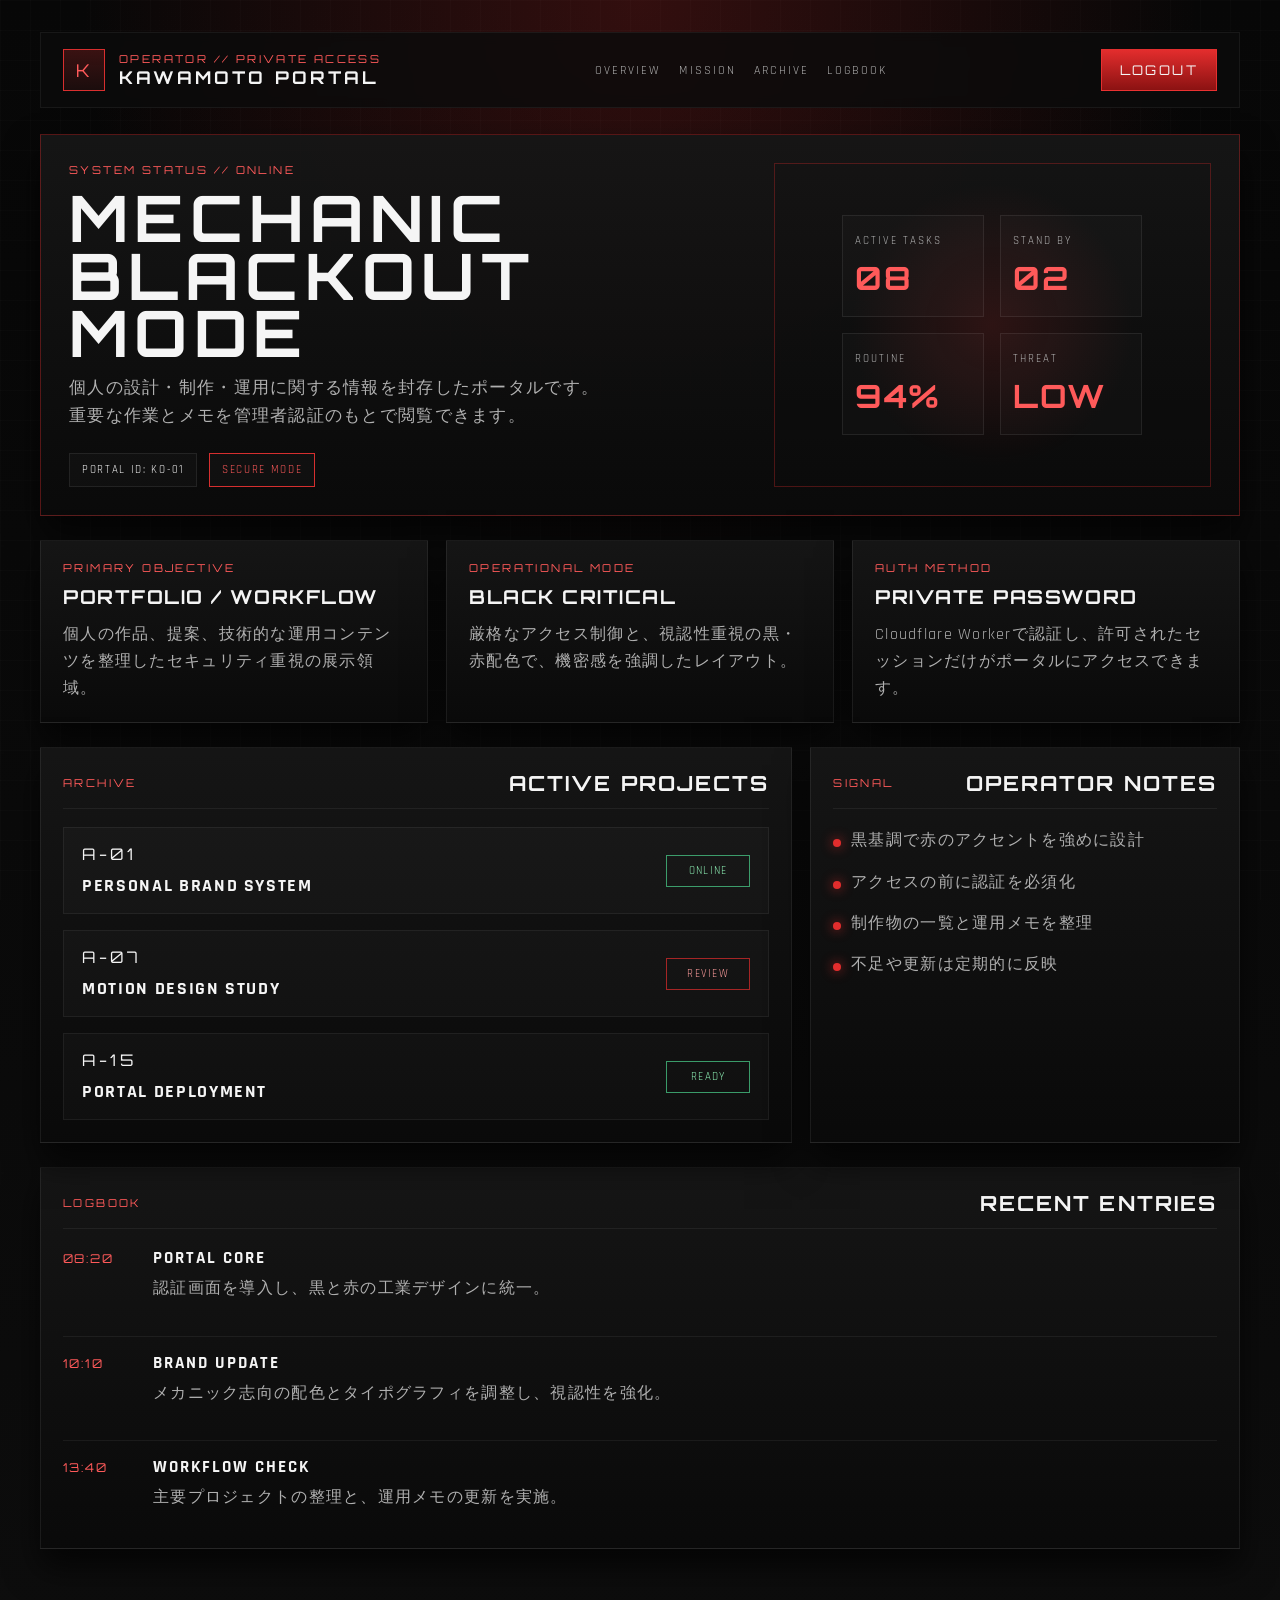
<file: public/index.html>
<!DOCTYPE html>
<html lang="ja">
  <head>
    <meta charset="UTF-8" />
    <meta name="viewport" content="width=device-width, initial-scale=1.0" />
    <title>KAWAMOTO // PRIVATE PORTAL</title>
    <link rel="preconnect" href="https://fonts.googleapis.com" />
    <link rel="preconnect" href="https://fonts.gstatic.com" crossorigin />
    <link href="https://fonts.googleapis.com/css2?family=Orbitron:wght@400;500;700;800&family=Rajdhani:wght@400;500;600;700&display=swap" rel="stylesheet" />
    <link rel="stylesheet" href="styles.css" />
  </head>
  <body>
    <div class="noise"></div>

    <main class="portal">
      <header class="topbar">
        <div class="brand-wrap">
          <div class="brand-mark">K</div>
          <div>
            <div class="eyebrow">OPERATOR // PRIVATE ACCESS</div>
            <h2>KAWAMOTO PORTAL</h2>
          </div>
        </div>

        <nav class="topnav" aria-label="メインナビゲーション">
          <a href="#overview">OVERVIEW</a>
          <a href="#mission">MISSION</a>
          <a href="#archive">ARCHIVE</a>
          <a href="#logbook">LOGBOOK</a>
        </nav>

        <form action="/auth/logout" method="post">
          <button class="logout-btn" type="submit">LOGOUT</button>
        </form>
      </header>

      <section id="overview" class="hero panel">
        <div class="hero-copy">
          <div class="eyebrow red">SYSTEM STATUS // ONLINE</div>
          <h1>MECHANIC<br />BLACKOUT MODE</h1>
          <p>
            個人の設計・制作・運用に関する情報を封存したポータルです。<br />
            重要な作業とメモを管理者認証のもとで閲覧できます。
          </p>
          <div class="hero-actions">
            <span class="chip">PORTAL ID: KO-01</span>
            <span class="chip accent">SECURE MODE</span>
          </div>
        </div>

        <div class="hero-panel">
          <div class="mini-grid">
            <div>
              <span>ACTIVE TASKS</span>
              <strong>08</strong>
            </div>
            <div>
              <span>STAND BY</span>
              <strong>02</strong>
            </div>
            <div>
              <span>ROUTINE</span>
              <strong>94%</strong>
            </div>
            <div>
              <span>THREAT</span>
              <strong>LOW</strong>
            </div>
          </div>
        </div>
      </section>

      <section id="mission" class="overview-grid">
        <article class="panel stat-card">
          <div class="card-tag">PRIMARY OBJECTIVE</div>
          <h3>PORTFOLIO / WORKFLOW</h3>
          <p>個人の作品、提案、技術的な運用コンテンツを整理したセキュリティ重視の展示領域。</p>
        </article>

        <article class="panel stat-card">
          <div class="card-tag">OPERATIONAL MODE</div>
          <h3>BLACK CRITICAL</h3>
          <p>厳格なアクセス制御と、視認性重視の黒・赤配色で、機密感を強調したレイアウト。</p>
        </article>

        <article class="panel stat-card">
          <div class="card-tag">AUTH METHOD</div>
          <h3>PRIVATE PASSWORD</h3>
          <p>Cloudflare Workerで認証し、許可されたセッションだけがポータルにアクセスできます。</p>
        </article>
      </section>

      <section class="content-grid">
        <div id="archive" class="panel info-panel">
          <div class="section-header">
            <span class="section-label">ARCHIVE</span>
            <h3>ACTIVE PROJECTS</h3>
          </div>

          <div class="project-list">
            <div class="project-item">
              <div>
                <span class="project-code">A-01</span>
                <h4>PERSONAL BRAND SYSTEM</h4>
              </div>
              <span class="status ok">ONLINE</span>
            </div>

            <div class="project-item">
              <div>
                <span class="project-code">A-07</span>
                <h4>MOTION DESIGN STUDY</h4>
              </div>
              <span class="status warn">REVIEW</span>
            </div>

            <div class="project-item">
              <div>
                <span class="project-code">A-15</span>
                <h4>PORTAL DEPLOYMENT</h4>
              </div>
              <span class="status ok">READY</span>
            </div>
          </div>
        </div>

        <aside class="panel info-panel">
          <div class="section-header">
            <span class="section-label">SIGNAL</span>
            <h3>OPERATOR NOTES</h3>
          </div>

          <ul class="note-list">
            <li>黒基調で赤のアクセントを強めに設計</li>
            <li>アクセスの前に認証を必須化</li>
            <li>制作物の一覧と運用メモを整理</li>
            <li>不足や更新は定期的に反映</li>
          </ul>
        </aside>
      </section>

      <section id="logbook" class="panel journal">
        <div class="section-header">
          <span class="section-label">LOGBOOK</span>
          <h3>RECENT ENTRIES</h3>
        </div>

        <div class="journal-list">
          <article>
            <span class="time">08:20</span>
            <div>
              <h4>PORTAL CORE</h4>
              <p>認証画面を導入し、黒と赤の工業デザインに統一。</p>
            </div>
          </article>

          <article>
            <span class="time">10:10</span>
            <div>
              <h4>BRAND UPDATE</h4>
              <p>メカニック志向の配色とタイポグラフィを調整し、視認性を強化。</p>
            </div>
          </article>

          <article>
            <span class="time">13:40</span>
            <div>
              <h4>WORKFLOW CHECK</h4>
              <p>主要プロジェクトの整理と、運用メモの更新を実施。</p>
            </div>
          </article>
        </div>
      </section>
    </main>

  </body>
</html>
</file>
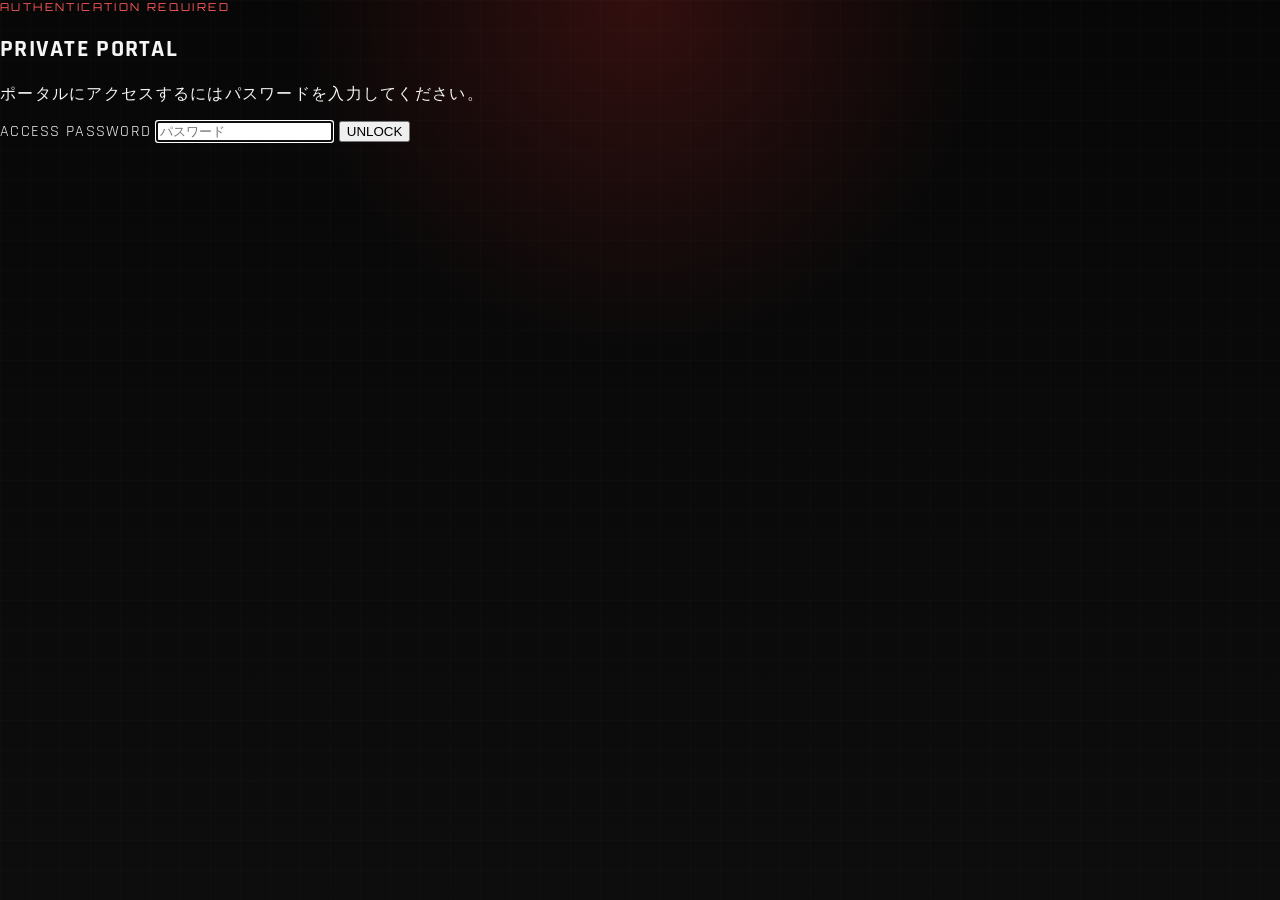
<file: public/login.html>
<!DOCTYPE html>
<html lang="ja">
  <head>
    <meta charset="UTF-8" />
    <meta name="viewport" content="width=device-width, initial-scale=1.0" />
    <meta name="robots" content="noindex, nofollow" />
    <title>AUTHENTICATION // KAWAMOTO PORTAL</title>
    <link rel="preconnect" href="https://fonts.googleapis.com" />
    <link rel="preconnect" href="https://fonts.gstatic.com" crossorigin />
    <link href="https://fonts.googleapis.com/css2?family=Orbitron:wght@400;500;700;800&family=Rajdhani:wght@400;500;600;700&display=swap" rel="stylesheet" />
    <link rel="stylesheet" href="/styles.css" />
  </head>
  <body>
    <div class="noise"></div>
    <main class="login-screen">
      <div class="grid-overlay"></div>
      <section class="lock-panel" aria-labelledby="login-title">
        <div class="panel-badge">AUTHENTICATION REQUIRED</div>
        <h1 id="login-title">PRIVATE PORTAL</h1>
        <p>ポータルにアクセスするにはパスワードを入力してください。</p>

        <form action="/auth/login" method="post" class="login-form">
          <label for="password">ACCESS PASSWORD</label>
          <input
            id="password"
            name="password"
            type="password"
            placeholder="パスワード"
            autocomplete="current-password"
            required
            autofocus
          />
          <button type="submit">UNLOCK</button>
        </form>

        <p id="login-error" class="login-error" role="alert" hidden>
          パスワードが違います。もう一度入力してください。
        </p>
      </section>
    </main>
    <script>
      if (new URLSearchParams(window.location.search).has("error")) {
        document.getElementById("login-error").hidden = false;
      }
    </script>
  </body>
</html>
</file>
<file: public/styles.css>
:root {
  --bg: #090909;
  --bg-2: #111111;
  --panel: rgba(18, 18, 18, 0.92);
  --panel-strong: rgba(24, 12, 12, 0.95);
  --line: rgba(255, 255, 255, 0.08);
  --line-red: rgba(236, 50, 50, 0.9);
  --text: #f5f5f5;
  --muted: #b0b0b0;
  --red: #e32d2d;
  --red-soft: #ff5a5a;
  --red-dark: #4d0909;
  --shadow: rgba(0, 0, 0, 0.65);
}

* { box-sizing: border-box; }

html {
  scroll-behavior: smooth;
}

body {
  margin: 0;
  min-height: 100vh;
  font-family: "Rajdhani", sans-serif;
  background:
    radial-gradient(circle at top, rgba(227, 45, 45, 0.2), transparent 32%),
    linear-gradient(180deg, #070707 0%, #0d0d0d 100%);
  color: var(--text);
  letter-spacing: 0.08em;
}

body::before {
  content: "";
  position: fixed;
  inset: 0;
  background-image: linear-gradient(rgba(255,255,255,0.015) 1px, transparent 1px), linear-gradient(90deg, rgba(255,255,255,0.015) 1px, transparent 1px);
  background-size: 30px 30px;
  pointer-events: none;
}

.noise {
  position: fixed;
  inset: 0;
  background-image: radial-gradient(rgba(255,255,255,0.06) 0.6px, transparent 0.8px);
  background-size: 8px 8px;
  opacity: 0.18;
  pointer-events: none;
}

.login-screen {
  position: fixed;
  inset: 0;
  display: grid;
  place-items: center;
  padding: 20px;
  background: rgba(2, 2, 2, 0.93);
  z-index: 20;
}

.grid-overlay {
  position: absolute;
  inset: 0;
  background: linear-gradient(rgba(227, 45, 45, 0.08), transparent 40%);
  border: 1px solid rgba(255,255,255,0.04);
}

.lock-panel {
  position: relative;
  width: min(92vw, 480px);
  padding: 32px 28px 28px;
  background: rgba(18, 18, 18, 0.92);
  border: 1px solid var(--line-red);
  box-shadow: 0 0 0 1px rgba(227, 45, 45, 0.35), 0 0 28px rgba(227, 45, 45, 0.18);
  text-align: center;
}

.lock-panel h1 {
  margin: 14px 0 12px;
  font-family: "Orbitron", sans-serif;
  font-size: clamp(2rem, 4vw, 3rem);
  letter-spacing: 0.12em;
}

.lock-panel > p {
  margin: 0 0 22px;
  color: var(--muted);
  letter-spacing: 0.08em;
  font-size: 0.9rem;
}

.login-form {
  display: flex;
  flex-direction: column;
  gap: 12px;
}

.login-form label {
  text-align: left;
  color: var(--muted);
  font-size: 0.75rem;
  letter-spacing: 0.2em;
}

.login-form input {
  width: 100%;
  padding: 14px 16px;
  background: rgba(255,255,255,0.02);
  border: 1px solid rgba(255,255,255,0.08);
  color: var(--text);
  font-family: inherit;
  font-size: 1.1rem;
  outline: none;
}

.login-form input:focus {
  border-color: var(--line-red);
  box-shadow: 0 0 0 1px rgba(227, 45, 45, 0.4);
}

.login-form button,
.logout-btn {
  border: 1px solid var(--line-red);
  background: linear-gradient(180deg, var(--red) 0%, #8b1212 100%);
  color: var(--text);
  padding: 12px 18px;
  font-family: "Orbitron", sans-serif;
  letter-spacing: 0.18em;
  cursor: pointer;
  transition: transform 0.2s ease, box-shadow 0.2s ease;
}

.login-form button:hover,
.logout-btn:hover {
  transform: translateY(-1px);
  box-shadow: 0 0 16px rgba(227, 45, 45, 0.3);
}

.login-error {
  margin-top: 16px !important;
  color: #ff9393 !important;
  font-size: 0.82rem !important;
}

[hidden] {
  display: none !important;
}

.panel-badge,
.eyebrow,
.section-label,
.card-tag,
.project-code {
  font-family: "Orbitron", sans-serif;
  letter-spacing: 0.22em;
  text-transform: uppercase;
}

.panel-badge,
.eyebrow,
.section-label,
.card-tag {
  color: var(--red-soft);
  font-size: 0.68rem;
}

.portal {
  width: min(1200px, calc(100% - 40px));
  margin: 32px auto 80px;
  position: relative;
  z-index: 1;
}

.topbar {
  position: sticky;
  top: 12px;
  z-index: 5;
  display: flex;
  align-items: center;
  justify-content: space-between;
  gap: 18px;
  margin-bottom: 26px;
  padding: 16px 22px;
  background: rgba(12, 12, 12, 0.82);
  border: 1px solid rgba(255,255,255,0.06);
  backdrop-filter: blur(6px);
}

.brand-wrap {
  display: flex;
  align-items: center;
  gap: 14px;
}

.brand-mark {
  display: grid;
  place-items: center;
  width: 42px;
  height: 42px;
  background: linear-gradient(180deg, rgba(227,45,45,0.22), rgba(227,45,45,0.08));
  border: 1px solid var(--line-red);
  color: var(--red-soft);
  font-family: "Orbitron", sans-serif;
  font-size: 1.1rem;
}

.brand-wrap h2 {
  margin: 0;
  font-family: "Orbitron", sans-serif;
  font-size: 1.1rem;
  letter-spacing: 0.18em;
}

.topnav {
  display: flex;
  align-items: center;
  gap: 18px;
  flex-wrap: wrap;
}

.topnav a {
  color: var(--muted);
  text-decoration: none;
  font-size: 0.72rem;
  letter-spacing: 0.18em;
}

.topnav a:hover {
  color: var(--red-soft);
}

.panel {
  background: linear-gradient(180deg, rgba(22,22,22,0.96), rgba(10,10,10,0.96));
  border: 1px solid rgba(255,255,255,0.07);
  box-shadow: 0 18px 32px var(--shadow);
}

.hero {
  display: grid;
  grid-template-columns: 1.4fr 0.9fr;
  gap: 24px;
  padding: 28px;
  margin-bottom: 24px;
  border-color: rgba(227,45,45,0.35);
}

.hero-copy h1 {
  margin: 12px 0 12px;
  font-family: "Orbitron", sans-serif;
  font-size: clamp(2.6rem, 5vw, 4.8rem);
  line-height: 0.9;
  letter-spacing: 0.1em;
}

.hero-copy p {
  margin: 0;
  max-width: 620px;
  color: var(--muted);
  font-size: 1.05rem;
  line-height: 1.7;
}

.red {
  color: var(--red-soft);
}

.hero-actions {
  display: flex;
  flex-wrap: wrap;
  gap: 12px;
  margin-top: 22px;
}

.chip {
  display: inline-flex;
  align-items: center;
  padding: 9px 12px;
  border: 1px solid rgba(255,255,255,0.08);
  background: rgba(255,255,255,0.02);
  color: var(--text);
  font-size: 0.7rem;
  letter-spacing: 0.15em;
}

.chip.accent {
  border-color: var(--line-red);
  color: var(--red-soft);
}

.hero-panel {
  display: grid;
  place-items: center;
  min-height: 220px;
  background: radial-gradient(circle at center, rgba(227,45,45,0.14), rgba(0,0,0,0.04) 52%);
  border: 1px solid rgba(227,45,45,0.3);
}

.mini-grid {
  width: min(100%, 300px);
  display: grid;
  grid-template-columns: repeat(2, minmax(110px, 1fr));
  gap: 16px;
}

.mini-grid div {
  padding: 18px 12px;
  border: 1px solid rgba(255,255,255,0.08);
  background: rgba(255,255,255,0.015);
}

.mini-grid span {
  display: block;
  color: var(--muted);
  font-size: 0.68rem;
  letter-spacing: 0.18em;
}

.mini-grid strong {
  display: block;
  margin-top: 10px;
  font-family: "Orbitron", sans-serif;
  font-size: clamp(1.2rem, 3vw, 2rem);
  color: var(--red-soft);
}

.overview-grid {
  display: grid;
  grid-template-columns: repeat(3, minmax(0, 1fr));
  gap: 18px;
  margin-bottom: 24px;
}

.stat-card {
  padding: 20px 22px;
}

.stat-card h3 {
  margin: 10px 0 12px;
  font-family: "Orbitron", sans-serif;
  font-size: 1.2rem;
  letter-spacing: 0.08em;
}

.stat-card p {
  margin: 0;
  color: var(--muted);
  line-height: 1.7;
}

.content-grid {
  display: grid;
  grid-template-columns: 1.4fr 0.8fr;
  gap: 18px;
  margin-bottom: 24px;
}

.info-panel,
.journal {
  padding: 22px;
}

.section-header {
  display: flex;
  align-items: center;
  justify-content: space-between;
  gap: 12px;
  margin-bottom: 18px;
  border-bottom: 1px solid rgba(255,255,255,0.06);
  padding-bottom: 12px;
}

.section-header h3 {
  margin: 0;
  font-family: "Orbitron", sans-serif;
  font-size: 1.3rem;
  letter-spacing: 0.1em;
}

.project-list {
  display: flex;
  flex-direction: column;
  gap: 16px;
}

.project-item {
  display: flex;
  align-items: center;
  justify-content: space-between;
  gap: 16px;
  padding: 16px 18px;
  border: 1px solid rgba(255,255,255,0.06);
  background: rgba(255,255,255,0.02);
}

.project-item h4 {
  margin: 8px 0 0;
  font-size: 1.15rem;
  letter-spacing: 0.09em;
}

.status {
  display: inline-flex;
  align-items: center;
  justify-content: center;
  min-width: 84px;
  padding: 8px 10px;
  border: 1px solid rgba(255,255,255,0.08);
  font-size: 0.68rem;
  letter-spacing: 0.12em;
}

.status.ok {
  border-color: rgba(76, 214, 143, 0.7);
  color: #8ef0b5;
}

.status.warn {
  border-color: rgba(227,45,45,0.7);
  color: #ff9d9d;
}

.note-list {
  list-style: none;
  margin: 0;
  padding: 0;
  display: flex;
  flex-direction: column;
  gap: 14px;
  color: var(--muted);
  line-height: 1.7;
}

.note-list li {
  position: relative;
  padding-left: 18px;
}

.note-list li::before {
  content: "";
  position: absolute;
  left: 0;
  top: 12px;
  width: 8px;
  height: 8px;
  background: var(--red);
  border-radius: 50%;
  box-shadow: 0 0 12px rgba(227,45,45,0.8);
}

.journal-list {
  display: flex;
  flex-direction: column;
  gap: 18px;
}

.journal-list article {
  display: grid;
  grid-template-columns: 72px 1fr;
  gap: 18px;
  padding: 15px 0;
  border-top: 1px solid rgba(255,255,255,0.06);
}

.journal-list article:first-child {
  border-top: 0;
  padding-top: 0;
}

.time {
  display: inline-block;
  color: var(--red-soft);
  font-family: "Orbitron", sans-serif;
  font-size: 0.76rem;
  letter-spacing: 0.12em;
  padding-top: 4px;
}

.journal-list h4 {
  margin: 0 0 6px;
  font-size: 1.05rem;
  letter-spacing: 0.12em;
}

.journal-list p {
  margin: 0;
  color: var(--muted);
  line-height: 1.7;
}

@media (max-width: 820px) {
  .topbar {
    flex-wrap: wrap;
    justify-content: center;
    text-align: center;
  }

  .hero,
  .overview-grid,
  .content-grid {
    grid-template-columns: 1fr;
  }

  .topnav {
    justify-content: center;
  }
}

@media (max-width: 540px) {
  .portal {
    width: min(100% - 22px, 1200px);
  }

  .topbar {
    padding: 14px 16px;
  }

  .brand-wrap {
    flex-direction: column;
    text-align: center;
  }

  .hero,
  .stat-card,
  .info-panel,
  .journal {
    padding: 18px 16px;
  }

  .hero-copy h1 {
    letter-spacing: 0.05em;
  }

  .project-item {
    flex-direction: column;
    align-items: flex-start;
  }
}
</file>
<file: styles.css>
:root {
  --bg: #090909;
  --bg-2: #111111;
  --panel: rgba(18, 18, 18, 0.92);
  --panel-strong: rgba(24, 12, 12, 0.95);
  --line: rgba(255, 255, 255, 0.08);
  --line-red: rgba(236, 50, 50, 0.9);
  --text: #f5f5f5;
  --muted: #b0b0b0;
  --red: #e32d2d;
  --red-soft: #ff5a5a;
  --red-dark: #4d0909;
  --shadow: rgba(0, 0, 0, 0.65);
}

* { box-sizing: border-box; }

html {
  scroll-behavior: smooth;
}

body {
  margin: 0;
  min-height: 100vh;
  font-family: "Rajdhani", sans-serif;
  background:
    radial-gradient(circle at top, rgba(227, 45, 45, 0.2), transparent 32%),
    linear-gradient(180deg, #070707 0%, #0d0d0d 100%);
  color: var(--text);
  letter-spacing: 0.08em;
}

body::before {
  content: "";
  position: fixed;
  inset: 0;
  background-image: linear-gradient(rgba(255,255,255,0.015) 1px, transparent 1px), linear-gradient(90deg, rgba(255,255,255,0.015) 1px, transparent 1px);
  background-size: 30px 30px;
  pointer-events: none;
}

.noise {
  position: fixed;
  inset: 0;
  background-image: radial-gradient(rgba(255,255,255,0.06) 0.6px, transparent 0.8px);
  background-size: 8px 8px;
  opacity: 0.18;
  pointer-events: none;
}

.panel-badge,
.eyebrow,
.section-label,
.card-tag,
.project-code {
  font-family: "Orbitron", sans-serif;
  letter-spacing: 0.22em;
  text-transform: uppercase;
}

.panel-badge,
.eyebrow,
.section-label,
.card-tag {
  color: var(--red-soft);
  font-size: 0.68rem;
}

.portal {
  width: min(1200px, calc(100% - 40px));
  margin: 32px auto 80px;
  position: relative;
  z-index: 1;
}

.topbar {
  position: sticky;
  top: 12px;
  z-index: 5;
  display: flex;
  align-items: center;
  justify-content: space-between;
  gap: 18px;
  margin-bottom: 26px;
  padding: 16px 22px;
  background: rgba(12, 12, 12, 0.82);
  border: 1px solid rgba(255,255,255,0.06);
  backdrop-filter: blur(6px);
}

.brand-wrap {
  display: flex;
  align-items: center;
  gap: 14px;
}

.brand-mark {
  display: grid;
  place-items: center;
  width: 42px;
  height: 42px;
  background: linear-gradient(180deg, rgba(227,45,45,0.22), rgba(227,45,45,0.08));
  border: 1px solid var(--line-red);
  color: var(--red-soft);
  font-family: "Orbitron", sans-serif;
  font-size: 1.1rem;
}

.brand-wrap h2 {
  margin: 0;
  font-family: "Orbitron", sans-serif;
  font-size: 1.1rem;
  letter-spacing: 0.18em;
}

.topnav {
  display: flex;
  align-items: center;
  gap: 18px;
  flex-wrap: wrap;
}

.topnav a {
  color: var(--muted);
  text-decoration: none;
  font-size: 0.72rem;
  letter-spacing: 0.18em;
}

.topnav a:hover {
  color: var(--red-soft);
}

.panel {
  background: linear-gradient(180deg, rgba(22,22,22,0.96), rgba(10,10,10,0.96));
  border: 1px solid rgba(255,255,255,0.07);
  box-shadow: 0 18px 32px var(--shadow);
}

.hero {
  display: grid;
  grid-template-columns: 1.4fr 0.9fr;
  gap: 24px;
  padding: 28px;
  margin-bottom: 24px;
  border-color: rgba(227,45,45,0.35);
}

.hero-copy h1 {
  margin: 12px 0 12px;
  font-family: "Orbitron", sans-serif;
  font-size: clamp(2.6rem, 5vw, 4.8rem);
  line-height: 0.9;
  letter-spacing: 0.1em;
}

.hero-copy p {
  margin: 0;
  max-width: 620px;
  color: var(--muted);
  font-size: 1.05rem;
  line-height: 1.7;
}

.red {
  color: var(--red-soft);
}

.hero-actions {
  display: flex;
  flex-wrap: wrap;
  gap: 12px;
  margin-top: 22px;
}

.chip {
  display: inline-flex;
  align-items: center;
  padding: 9px 12px;
  border: 1px solid rgba(255,255,255,0.08);
  background: rgba(255,255,255,0.02);
  color: var(--text);
  font-size: 0.7rem;
  letter-spacing: 0.15em;
}

.chip.accent {
  border-color: var(--line-red);
  color: var(--red-soft);
}

.hero-panel {
  display: grid;
  place-items: center;
  min-height: 220px;
  background: radial-gradient(circle at center, rgba(227,45,45,0.14), rgba(0,0,0,0.04) 52%);
  border: 1px solid rgba(227,45,45,0.3);
}

.mini-grid {
  width: min(100%, 300px);
  display: grid;
  grid-template-columns: repeat(2, minmax(110px, 1fr));
  gap: 16px;
}

.mini-grid div {
  padding: 18px 12px;
  border: 1px solid rgba(255,255,255,0.08);
  background: rgba(255,255,255,0.015);
}

.mini-grid span {
  display: block;
  color: var(--muted);
  font-size: 0.68rem;
  letter-spacing: 0.18em;
}

.mini-grid strong {
  display: block;
  margin-top: 10px;
  font-family: "Orbitron", sans-serif;
  font-size: clamp(1.2rem, 3vw, 2rem);
  color: var(--red-soft);
}

.overview-grid {
  display: grid;
  grid-template-columns: repeat(3, minmax(0, 1fr));
  gap: 18px;
  margin-bottom: 24px;
}

.stat-card {
  padding: 20px 22px;
}

.stat-card h3 {
  margin: 10px 0 12px;
  font-family: "Orbitron", sans-serif;
  font-size: 1.2rem;
  letter-spacing: 0.08em;
}

.stat-card p {
  margin: 0;
  color: var(--muted);
  line-height: 1.7;
}

.content-grid {
  display: grid;
  grid-template-columns: 1.4fr 0.8fr;
  gap: 18px;
  margin-bottom: 24px;
}

.info-panel,
.journal {
  padding: 22px;
}

.section-header {
  display: flex;
  align-items: center;
  justify-content: space-between;
  gap: 12px;
  margin-bottom: 18px;
  border-bottom: 1px solid rgba(255,255,255,0.06);
  padding-bottom: 12px;
}

.section-header h3 {
  margin: 0;
  font-family: "Orbitron", sans-serif;
  font-size: 1.3rem;
  letter-spacing: 0.1em;
}

.project-list {
  display: flex;
  flex-direction: column;
  gap: 16px;
}

.project-item {
  display: flex;
  align-items: center;
  justify-content: space-between;
  gap: 16px;
  padding: 16px 18px;
  border: 1px solid rgba(255,255,255,0.06);
  background: rgba(255,255,255,0.02);
}

.project-item h4 {
  margin: 8px 0 0;
  font-size: 1.15rem;
  letter-spacing: 0.09em;
}

.status {
  display: inline-flex;
  align-items: center;
  justify-content: center;
  min-width: 84px;
  padding: 8px 10px;
  border: 1px solid rgba(255,255,255,0.08);
  font-size: 0.68rem;
  letter-spacing: 0.12em;
}

.status.ok {
  border-color: rgba(76, 214, 143, 0.7);
  color: #8ef0b5;
}

.status.warn {
  border-color: rgba(227,45,45,0.7);
  color: #ff9d9d;
}

.note-list {
  list-style: none;
  margin: 0;
  padding: 0;
  display: flex;
  flex-direction: column;
  gap: 14px;
  color: var(--muted);
  line-height: 1.7;
}

.note-list li {
  position: relative;
  padding-left: 18px;
}

.note-list li::before {
  content: "";
  position: absolute;
  left: 0;
  top: 12px;
  width: 8px;
  height: 8px;
  background: var(--red);
  border-radius: 50%;
  box-shadow: 0 0 12px rgba(227,45,45,0.8);
}

.journal-list {
  display: flex;
  flex-direction: column;
  gap: 18px;
}

.journal-list article {
  display: grid;
  grid-template-columns: 72px 1fr;
  gap: 18px;
  padding: 15px 0;
  border-top: 1px solid rgba(255,255,255,0.06);
}

.journal-list article:first-child {
  border-top: 0;
  padding-top: 0;
}

.time {
  display: inline-block;
  color: var(--red-soft);
  font-family: "Orbitron", sans-serif;
  font-size: 0.76rem;
  letter-spacing: 0.12em;
  padding-top: 4px;
}

.journal-list h4 {
  margin: 0 0 6px;
  font-size: 1.05rem;
  letter-spacing: 0.12em;
}

.journal-list p {
  margin: 0;
  color: var(--muted);
  line-height: 1.7;
}

@media (max-width: 820px) {
  .topbar {
    flex-wrap: wrap;
    justify-content: center;
    text-align: center;
  }

  .hero,
  .overview-grid,
  .content-grid {
    grid-template-columns: 1fr;
  }

  .topnav {
    justify-content: center;
  }
}

@media (max-width: 540px) {
  .portal {
    width: min(100% - 22px, 1200px);
  }

  .topbar {
    padding: 14px 16px;
  }

  .brand-wrap {
    flex-direction: column;
    text-align: center;
  }

  .hero,
  .stat-card,
  .info-panel,
  .journal {
    padding: 18px 16px;
  }

  .hero-copy h1 {
    letter-spacing: 0.05em;
  }

  .project-item {
    flex-direction: column;
    align-items: flex-start;
  }
}
</file>
